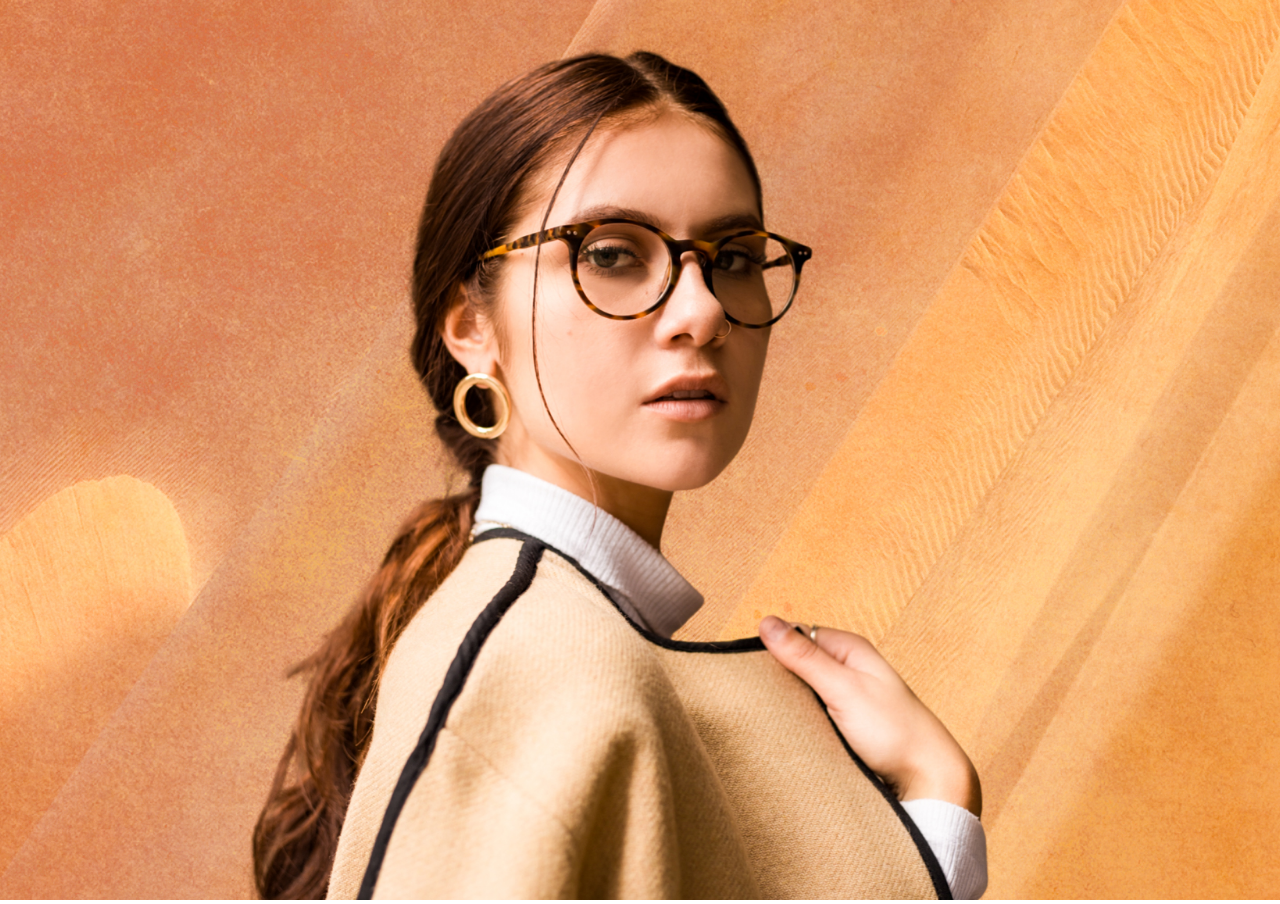
<file: test.html>
<!DOCTYPE html>
<html lang="en">
<head>
    <meta charset="UTF-8">
    <meta name="viewport" content="width=device-width, initial-scale=1.0">
    <title>Document</title>
    <style>
        * {
            margin: 0;
            padding: 0;
            box-sizing: border-box;
            font-family: gilroy;
        }
        
        html,
        body {
            width: 100%;
            height: 100%;
        }
        img{
            width: 100%;
            height: 100%;
            object-fit: cover;
        }
        
    </style>
</head>
<body>
    
    <img src="Assets/Images/Model3.jpg" alt="" srcset="">
</body>
</html>
</file>
